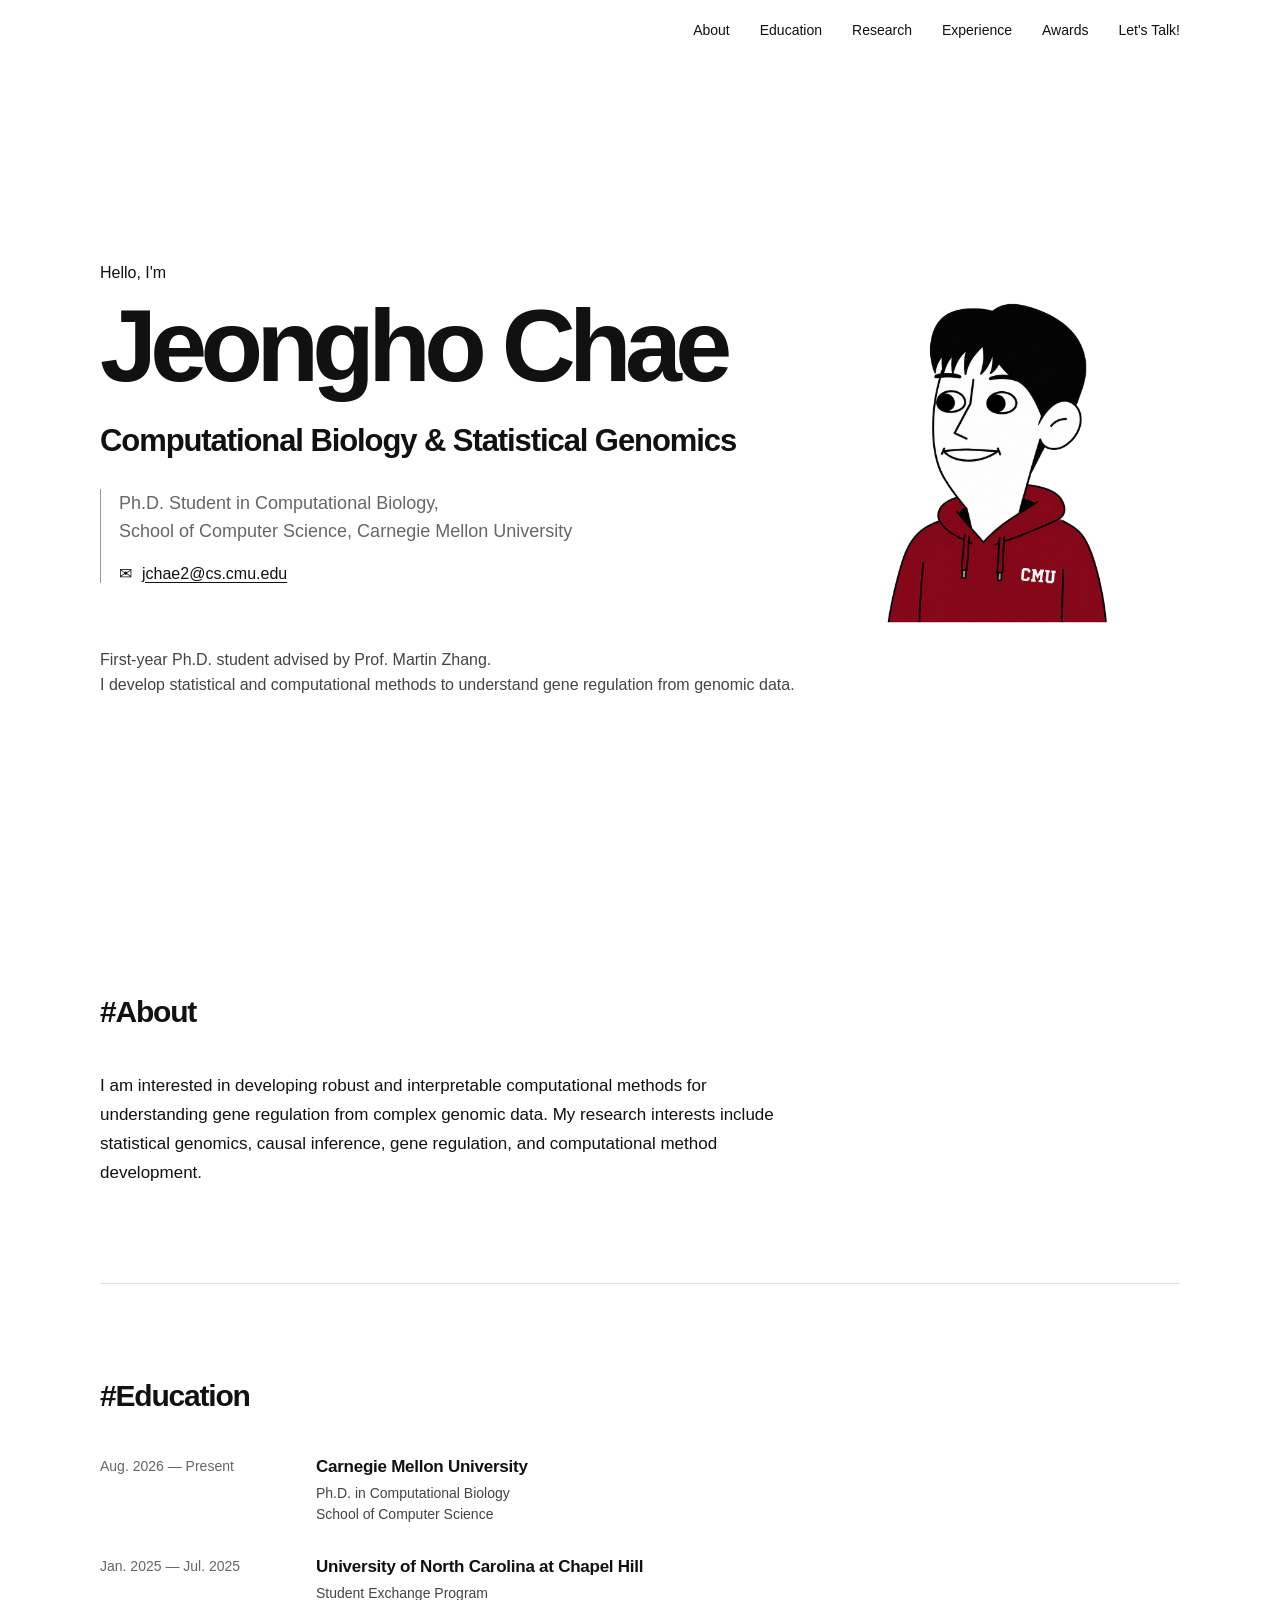
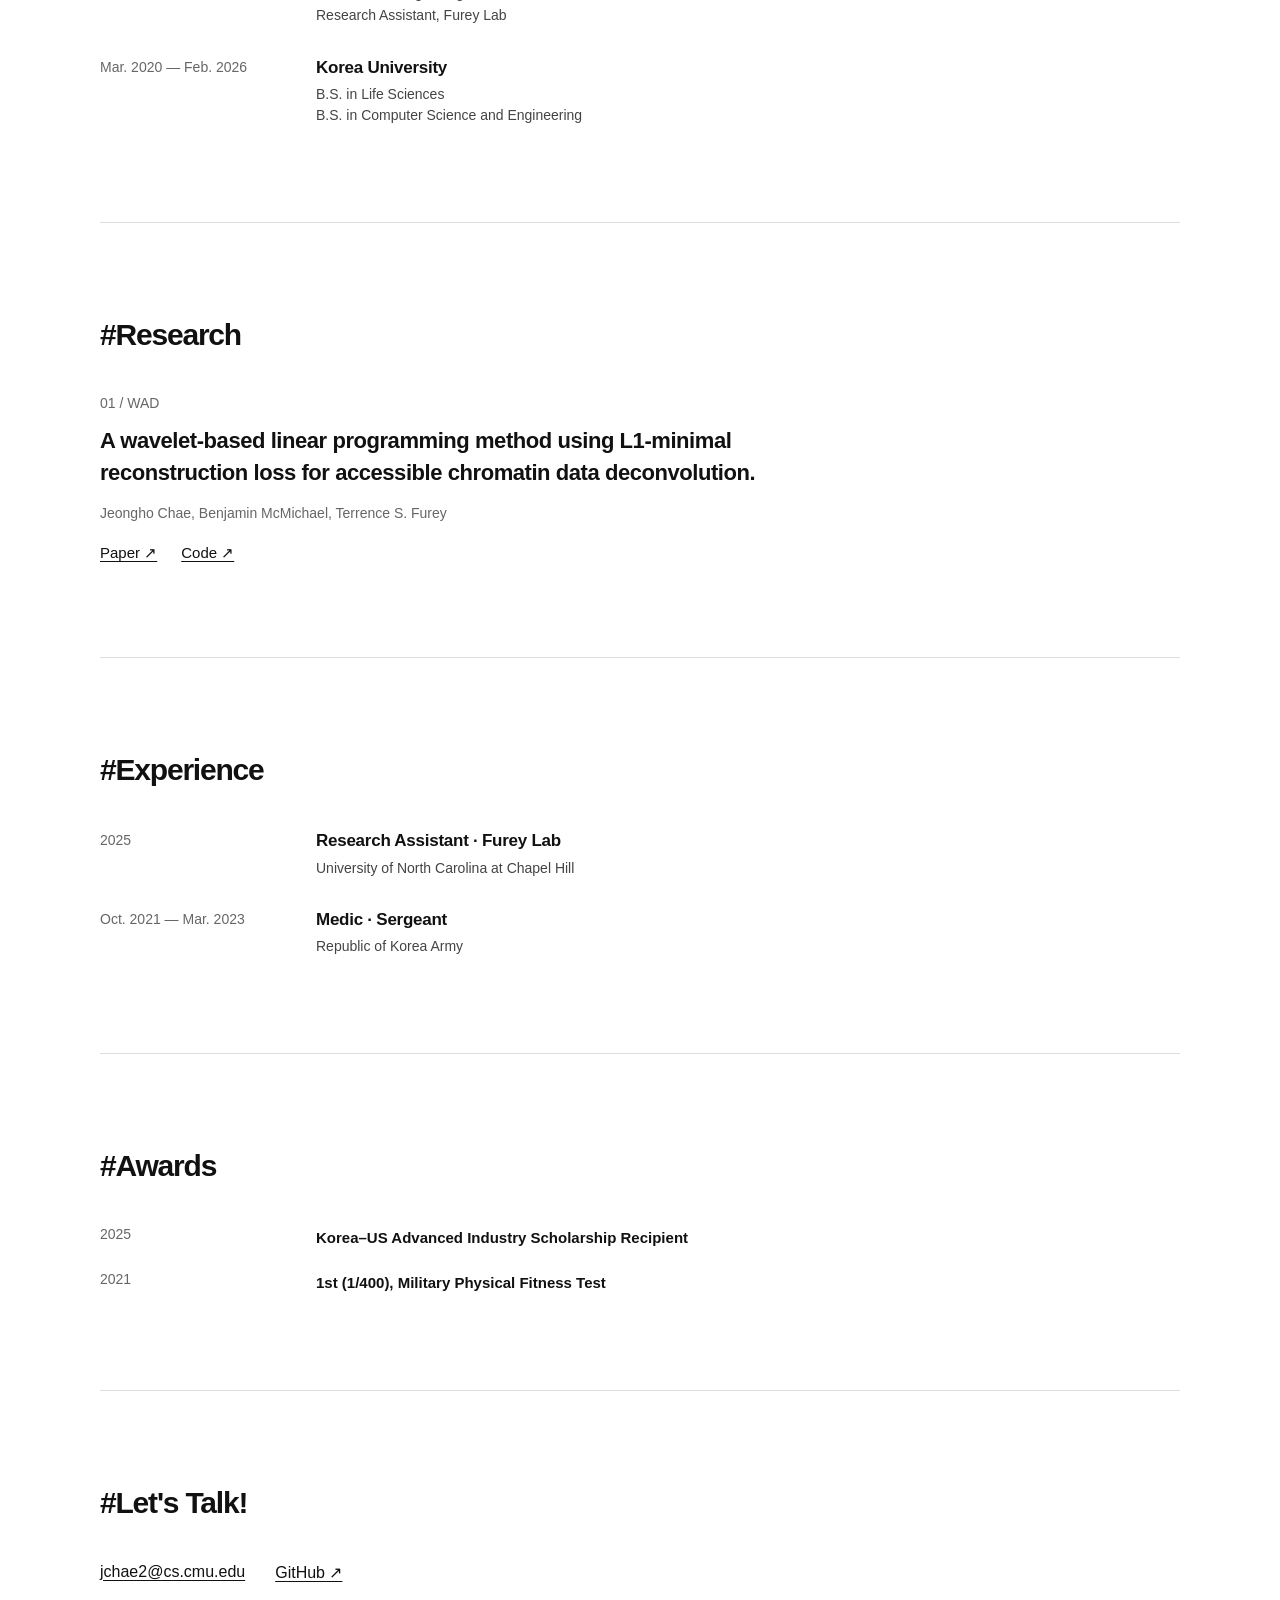
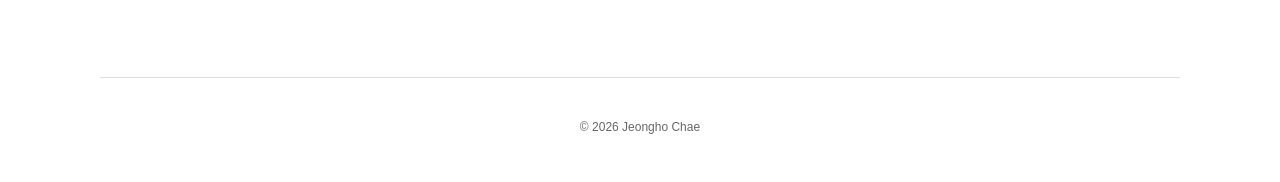
<file: index.html>
<!DOCTYPE html>
<html lang="en">
<head>
  <meta charset="UTF-8" />
  <meta name="viewport" content="width=device-width, initial-scale=1.0" />

  <meta
    name="description"
    content="Jeongho Chae — Ph.D. student in Computational Biology at Carnegie Mellon University."
  />

  <title>Jeongho Chae</title>

  <style>
    :root {
      --bg: #ffffff;
      --text: #111111;
      --muted: #666666;
      --line: #dedede;
      --max: 1080px;
    }

    * {
      box-sizing: border-box;
    }

    html {
      scroll-behavior: smooth;
    }

    body {
      margin: 0;
      background: var(--bg);
      color: var(--text);

      font-family:
        -apple-system,
        BlinkMacSystemFont,
        "Helvetica Neue",
        "Segoe UI",
        Arial,
        sans-serif;

      -webkit-font-smoothing: antialiased;
      text-rendering: optimizeLegibility;
    }

    a {
      color: inherit;
      text-decoration: none;
    }

    a:hover {
      opacity: 0.55;
    }

    .container {
      width: min(calc(100% - 48px), var(--max));
      margin: 0 auto;
    }

    /* =========================
       NAVIGATION
       ========================= */

    header {
      height: 60px;
      display: flex;
      align-items: center;
    }

    header .container {
      width: min(calc(100% - 48px), var(--max));
    }

    nav {
      display: flex;
      justify-content: flex-end;
      gap: 30px;
      flex-wrap: wrap;

      font-size: 14px;
      line-height: 1;
    }

    nav a {
      border-bottom: 1px solid transparent;

      transition:
        opacity 0.15s ease,
        border-color 0.15s ease;
    }

    nav a:hover {
      opacity: 1;
      border-color: var(--text);
    }

    /* =========================
       HERO
       ========================= */

    .hero {
      min-height: calc(100vh - 60px);

      display: flex;
      align-items: center;

      padding: 70px 0;
    }

    .hero-inner {
      width: 100%;
    }

    .hello {
      margin: 0 0 12px;

      font-size: 16px;
      line-height: 1.4;
    }

    .hero-main {
      width: 100%;

      display: grid;
      grid-template-columns: minmax(0, 1fr) 320px;
      gap: 50px;

      align-items: stretch;
    }

    .hero-main-text {
      min-width: 0;
    }

    .hero h1 {
      margin: 0;

      font-size: clamp(72px, 8vw, 108px);
      line-height: 0.95;

      font-weight: 800;
      letter-spacing: -0.065em;

      white-space: nowrap;
    }

    .hero-role {
      margin-top: 30px;

      font-size: clamp(24px, 2.55vw, 31px);
      line-height: 1.12;

      font-weight: 700;
      letter-spacing: -0.035em;

      white-space: nowrap;
    }

    .hero-info {
      margin-top: 30px;

      padding-left: 18px;

      border-left: 1px solid #999999;
    }

    .hero-info p {
      margin: 0;

      color: var(--muted);

      font-size: 18px;
      line-height: 1.6;
    }

    .hero-email {
      margin-top: 18px;

      display: flex;
      align-items: center;
      gap: 10px;

      font-size: 16px;
    }

    .hero-email a {
      text-decoration: underline;
      text-underline-offset: 3px;
    }

    /* =========================
       HERO IMAGE
       ========================= */

    .hero-image {
      min-width: 0;

      display: flex;
      align-items: stretch;
      justify-content: center;

      overflow: visible;
    }

    .hero-image img {
      display: block;

      height: 100%;
      width: auto;

      max-width: 320px;

      object-fit: contain;
      object-position: center;

      transform: translateX(-24px) scale(1.20);
      transform-origin: center;
    }

    .hero-extra {
      margin-top: 30px;

      color: #444444;

      font-size: 16px;
      line-height: 1.6;
    }

    /* =========================
       GENERAL SECTIONS
       ========================= */

    .content {
      padding: 95px 0;

      border-bottom: 1px solid var(--line);
    }

    .section-title {
      margin: 0 0 44px;

      font-size: 30px;
      line-height: 1.1;

      font-weight: 800;
      letter-spacing: -0.04em;
    }

    .section-body {
      max-width: 850px;
    }

    /* =========================
       ABOUT
       ========================= */

    .about-text {
      max-width: 700px;

      margin: 0;

      font-size: 17px;
      line-height: 1.7;
    }

    /* =========================
       EDUCATION / EXPERIENCE
       ========================= */

    .timeline {
      display: flex;
      flex-direction: column;
      gap: 30px;
    }

    .timeline-row {
      display: grid;
      grid-template-columns: 180px minmax(0, 1fr);

      gap: 36px;
      align-items: start;
    }

    .date {
      color: var(--muted);

      font-size: 14px;
      line-height: 1.55;
    }

    .timeline-row h3 {
      margin: 0;

      font-size: 17px;
      line-height: 1.3;

      font-weight: 700;
      letter-spacing: -0.015em;
    }

    .timeline-row p {
      margin: 5px 0 0;

      color: #444444;

      font-size: 14px;
      line-height: 1.55;
    }

    /* =========================
       RESEARCH
       ========================= */

    .research-item {
      max-width: 760px;
    }

    .research-number {
      color: var(--muted);

      font-size: 14px;

      margin-bottom: 14px;
    }

    .research-title {
      margin: 0;

      font-size: 22px;
      line-height: 1.45;

      font-weight: 600;
      letter-spacing: -0.02em;
    }

    .research-authors {
      margin-top: 14px;

      color: var(--muted);

      font-size: 14px;
      line-height: 1.55;
    }

    .research-links {
      margin-top: 20px;

      display: flex;
      gap: 24px;

      font-size: 15px;
      font-weight: 500;
    }

    .research-links a {
      text-decoration: underline;
      text-underline-offset: 3px;
    }

    /* =========================
       AWARDS
       ========================= */

    .award-list {
      display: flex;
      flex-direction: column;
      gap: 22px;
    }

    .award-row {
      display: grid;
      grid-template-columns: 180px minmax(0, 1fr);

      gap: 36px;
    }

    .award-year {
      color: var(--muted);

      font-size: 14px;
    }

    .award-title {
      font-size: 15px;
      line-height: 1.55;

      font-weight: 600;
    }

    /* =========================
       CONTACT
       ========================= */

    .contact-links {
      display: flex;
      gap: 30px;
      flex-wrap: wrap;

      font-size: 16px;
    }

    .contact-links a {
      text-decoration: underline;
      text-underline-offset: 3px;
    }

    /* =========================
       FOOTER
       ========================= */

    footer {
      padding: 42px 0 48px;

      text-align: center;

      color: var(--muted);

      font-size: 12px;
    }

    /* =========================
       MOBILE
       ========================= */

    @media (max-width: 760px) {

      .container {
        width: min(calc(100% - 32px), var(--max));
      }

      header {
        height: auto;
        padding: 22px 0 0;
      }

      nav {
        justify-content: flex-start;

        gap: 18px;

        font-size: 13px;
      }

      .hero {
        min-height: calc(100svh - 60px);

        padding: 60px 0;
      }

      .hero-main {
        grid-template-columns: 1fr;

        gap: 45px;
      }

      .hero h1 {
        font-size: clamp(58px, 16vw, 82px);

        white-space: normal;
      }

      .hero-role {
        font-size: 24px;

        white-space: normal;
      }

      .hero-info p {
        font-size: 16px;
      }

      .hero-extra {
        font-size: 15px;
      }

      .hero-image {
        justify-content: flex-start;
      }

      .hero-image img {
        width: 260px;
        height: auto;

        max-width: 72vw;

        transform: none;
      }

      .content {
        padding: 76px 0;
      }

      .section-title {
        margin-bottom: 34px;

        font-size: 27px;
      }

      .timeline-row {
        grid-template-columns: 1fr;

        gap: 7px;
      }

      .award-row {
        grid-template-columns: 1fr;

        gap: 6px;
      }
    }

  </style>
</head>

<body>

  <!-- =========================
       NAVIGATION
       ========================= -->

  <header>
    <div class="container">
      <nav>

        <a href="#about">
          About
        </a>

        <a href="#education">
          Education
        </a>

        <a href="#research">
          Research
        </a>

        <a href="#experience">
          Experience
        </a>

        <a href="#awards">
          Awards
        </a>

        <a href="#contact">
          Let's Talk!
        </a>

      </nav>
    </div>
  </header>


  <main>

    <div class="container">

      <!-- =========================
           HERO
           ========================= -->

      <section class="hero">

        <div class="hero-inner">

          <p class="hello">
            Hello, I'm
          </p>

          <div class="hero-main">

            <!-- LEFT -->

            <div class="hero-main-text">

              <h1>
                Jeongho Chae
              </h1>

              <div class="hero-role">
                Computational Biology &amp; Statistical Genomics
              </div>

              <div class="hero-info">

                <p>
                  Ph.D. Student in Computational Biology,<br>
                  School of Computer Science,
                  Carnegie Mellon University
                </p>

                <div class="hero-email">

                  <span>
                    ✉
                  </span>

                  <a href="mailto:jchae2@cs.cmu.edu">
                    jchae2@cs.cmu.edu
                  </a>

                </div>

              </div>

            </div>


            <!-- RIGHT -->

            <div class="hero-image">

              <img
                src="avatar.png?v=6"
                alt="Jeongho Chae illustration"
              >

            </div>

          </div>


          <!-- BELOW BOTH -->

          <div class="hero-extra">

            First-year Ph.D. student advised by Prof. Martin Zhang.

            <br>

            I develop statistical and computational methods
            to understand gene regulation from genomic data.

          </div>

        </div>

      </section>


      <!-- =========================
           ABOUT
           ========================= -->

      <section
        class="content"
        id="about"
      >

        <h2 class="section-title">
          #About
        </h2>

        <div class="section-body">

          <p class="about-text">

            I am interested in developing robust and
            interpretable computational methods for
            understanding gene regulation from complex
            genomic data.

            My research interests include statistical genomics,
            causal inference, gene regulation,
            and computational method development.

          </p>

        </div>

      </section>


      <!-- =========================
           EDUCATION
           ========================= -->

      <section
        class="content"
        id="education"
      >

        <h2 class="section-title">
          #Education
        </h2>

        <div class="section-body">

          <div class="timeline">

            <div class="timeline-row">

              <div class="date">
                Aug. 2026 — Present
              </div>

              <div>

                <h3>
                  Carnegie Mellon University
                </h3>

                <p>
                  Ph.D. in Computational Biology<br>
                  School of Computer Science
                </p>

              </div>

            </div>


            <div class="timeline-row">

              <div class="date">
                Jan. 2025 — Jul. 2025
              </div>

              <div>

                <h3>
                  University of North Carolina at Chapel Hill
                </h3>

                <p>
                  Student Exchange Program<br>
                  Research Assistant, Furey Lab
                </p>

              </div>

            </div>


            <div class="timeline-row">

              <div class="date">
                Mar. 2020 — Feb. 2026
              </div>

              <div>

                <h3>
                  Korea University
                </h3>

                <p>
                  B.S. in Life Sciences<br>
                  B.S. in Computer Science and Engineering
                </p>

              </div>

            </div>

          </div>

        </div>

      </section>


      <!-- =========================
           RESEARCH
           ========================= -->

      <section
        class="content"
        id="research"
      >

        <h2 class="section-title">
          #Research
        </h2>

        <div class="section-body">

          <article class="research-item">

            <div class="research-number">
              01 / WAD
            </div>

            <h3 class="research-title">

              A wavelet-based linear programming method
              using L1-minimal reconstruction loss
              for accessible chromatin data deconvolution.

            </h3>

            <div class="research-authors">

              Jeongho Chae,
              Benjamin McMichael,
              Terrence S. Furey

            </div>

            <div class="research-links">

              <a
                href="#"
                target="_blank"
                rel="noreferrer"
              >
                Paper ↗
              </a>

              <a
                href="#"
                target="_blank"
                rel="noreferrer"
              >
                Code ↗
              </a>

            </div>

          </article>

        </div>

      </section>


      <!-- =========================
           EXPERIENCE
           ========================= -->

      <section
        class="content"
        id="experience"
      >

        <h2 class="section-title">
          #Experience
        </h2>

        <div class="section-body">

          <div class="timeline">

            <div class="timeline-row">

              <div class="date">
                2025
              </div>

              <div>

                <h3>
                  Research Assistant · Furey Lab
                </h3>

                <p>
                  University of North Carolina at Chapel Hill
                </p>

              </div>

            </div>


            <div class="timeline-row">

              <div class="date">
                Oct. 2021 — Mar. 2023
              </div>

              <div>

                <h3>
                  Medic · Sergeant
                </h3>

                <p>
                  Republic of Korea Army
                </p>

              </div>

            </div>

          </div>

        </div>

      </section>


      <!-- =========================
           AWARDS
           ========================= -->

      <section
        class="content"
        id="awards"
      >

        <h2 class="section-title">
          #Awards
        </h2>

        <div class="section-body">

          <div class="award-list">

            <div class="award-row">

              <div class="award-year">
                2025
              </div>

              <div class="award-title">
                Korea–US Advanced Industry Scholarship Recipient
              </div>

            </div>


            <div class="award-row">

              <div class="award-year">
                2021
              </div>

              <div class="award-title">
                1st (1/400), Military Physical Fitness Test
              </div>

            </div>

          </div>

        </div>

      </section>


      <!-- =========================
           CONTACT
           ========================= -->

      <section
        class="content"
        id="contact"
      >

        <h2 class="section-title">
          #Let's Talk!
        </h2>

        <div class="section-body">

          <div class="contact-links">

            <a href="mailto:jchae2@cs.cmu.edu">
              jchae2@cs.cmu.edu
            </a>

            <a
              href="https://github.com/chae-jh"
              target="_blank"
              rel="noreferrer"
            >
              GitHub ↗
            </a>

          </div>

        </div>

      </section>

    </div>

  </main>


  <!-- =========================
       FOOTER
       ========================= -->

  <footer>

    <div class="container">

      © <span id="year"></span>
      Jeongho Chae

    </div>

  </footer>


  <script>

    document
      .getElementById("year")
      .textContent =
      new Date().getFullYear();

  </script>

</body>
</html>
</file>
